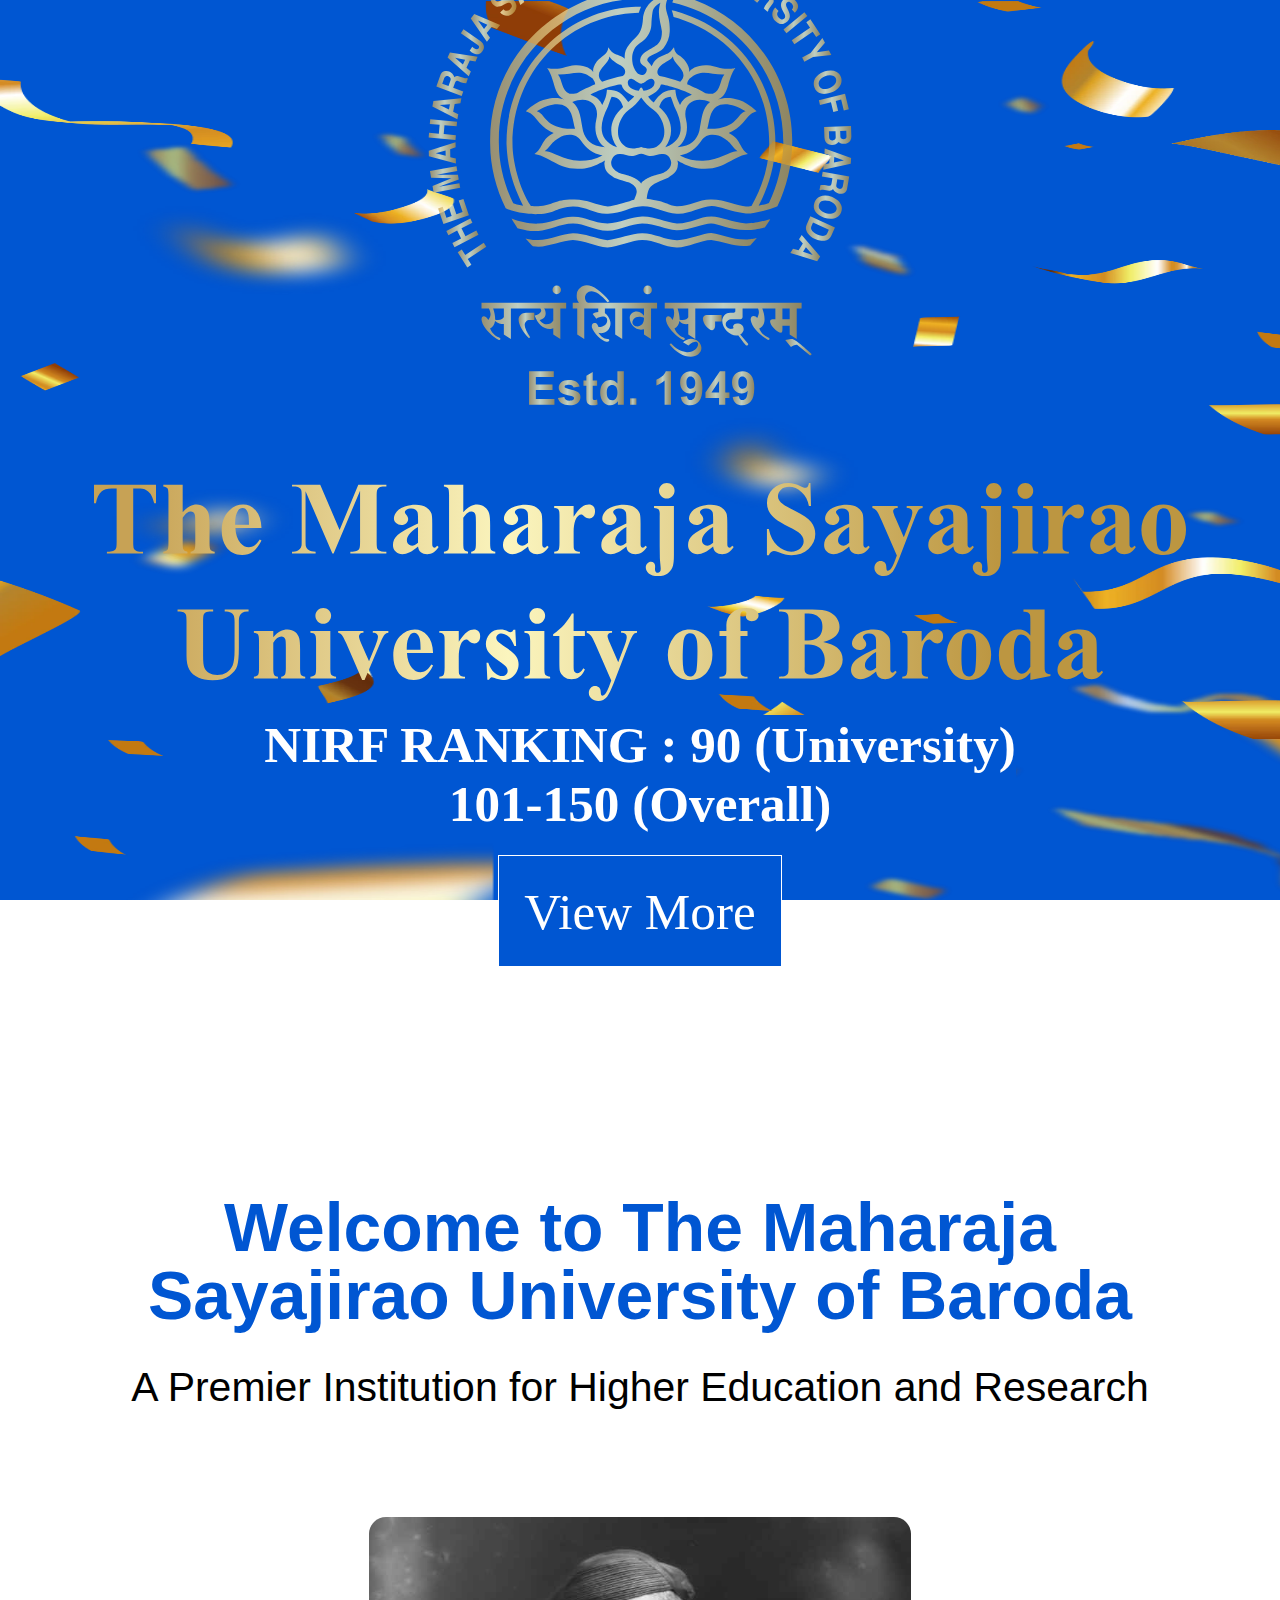
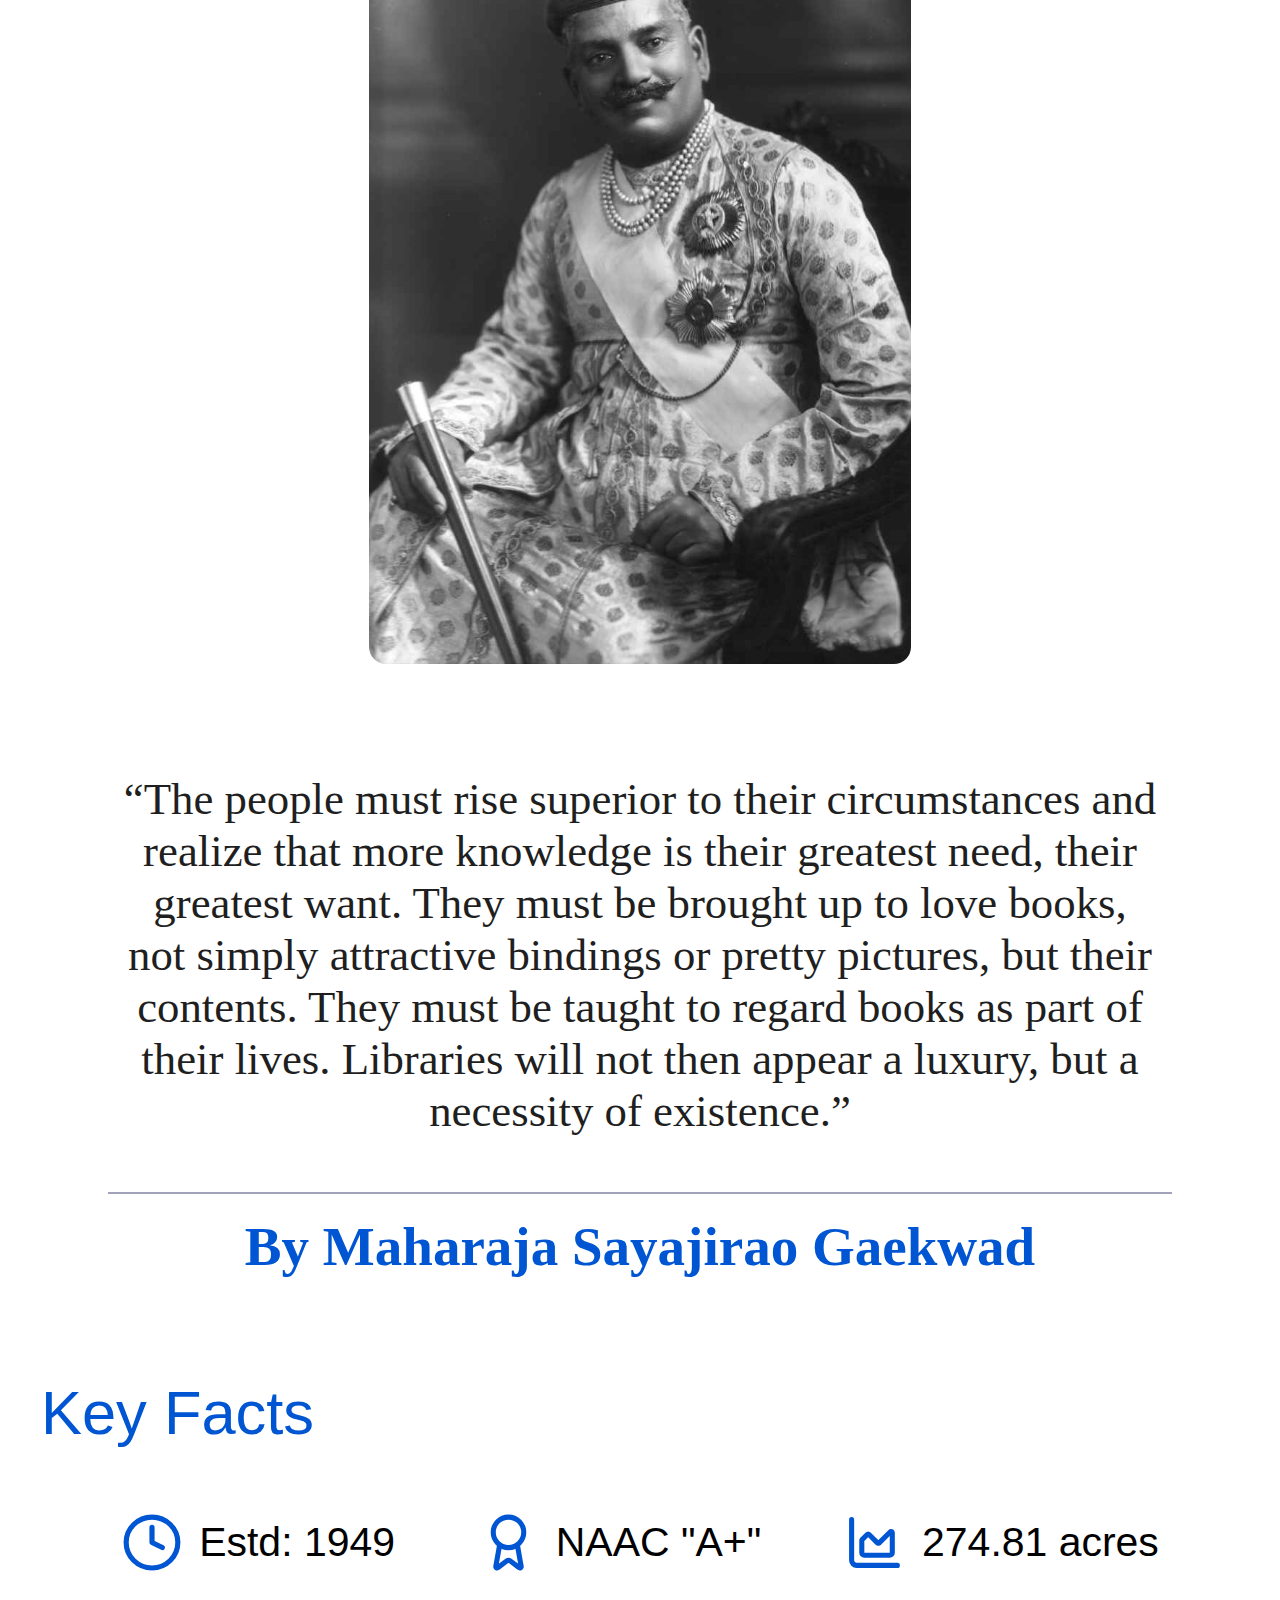
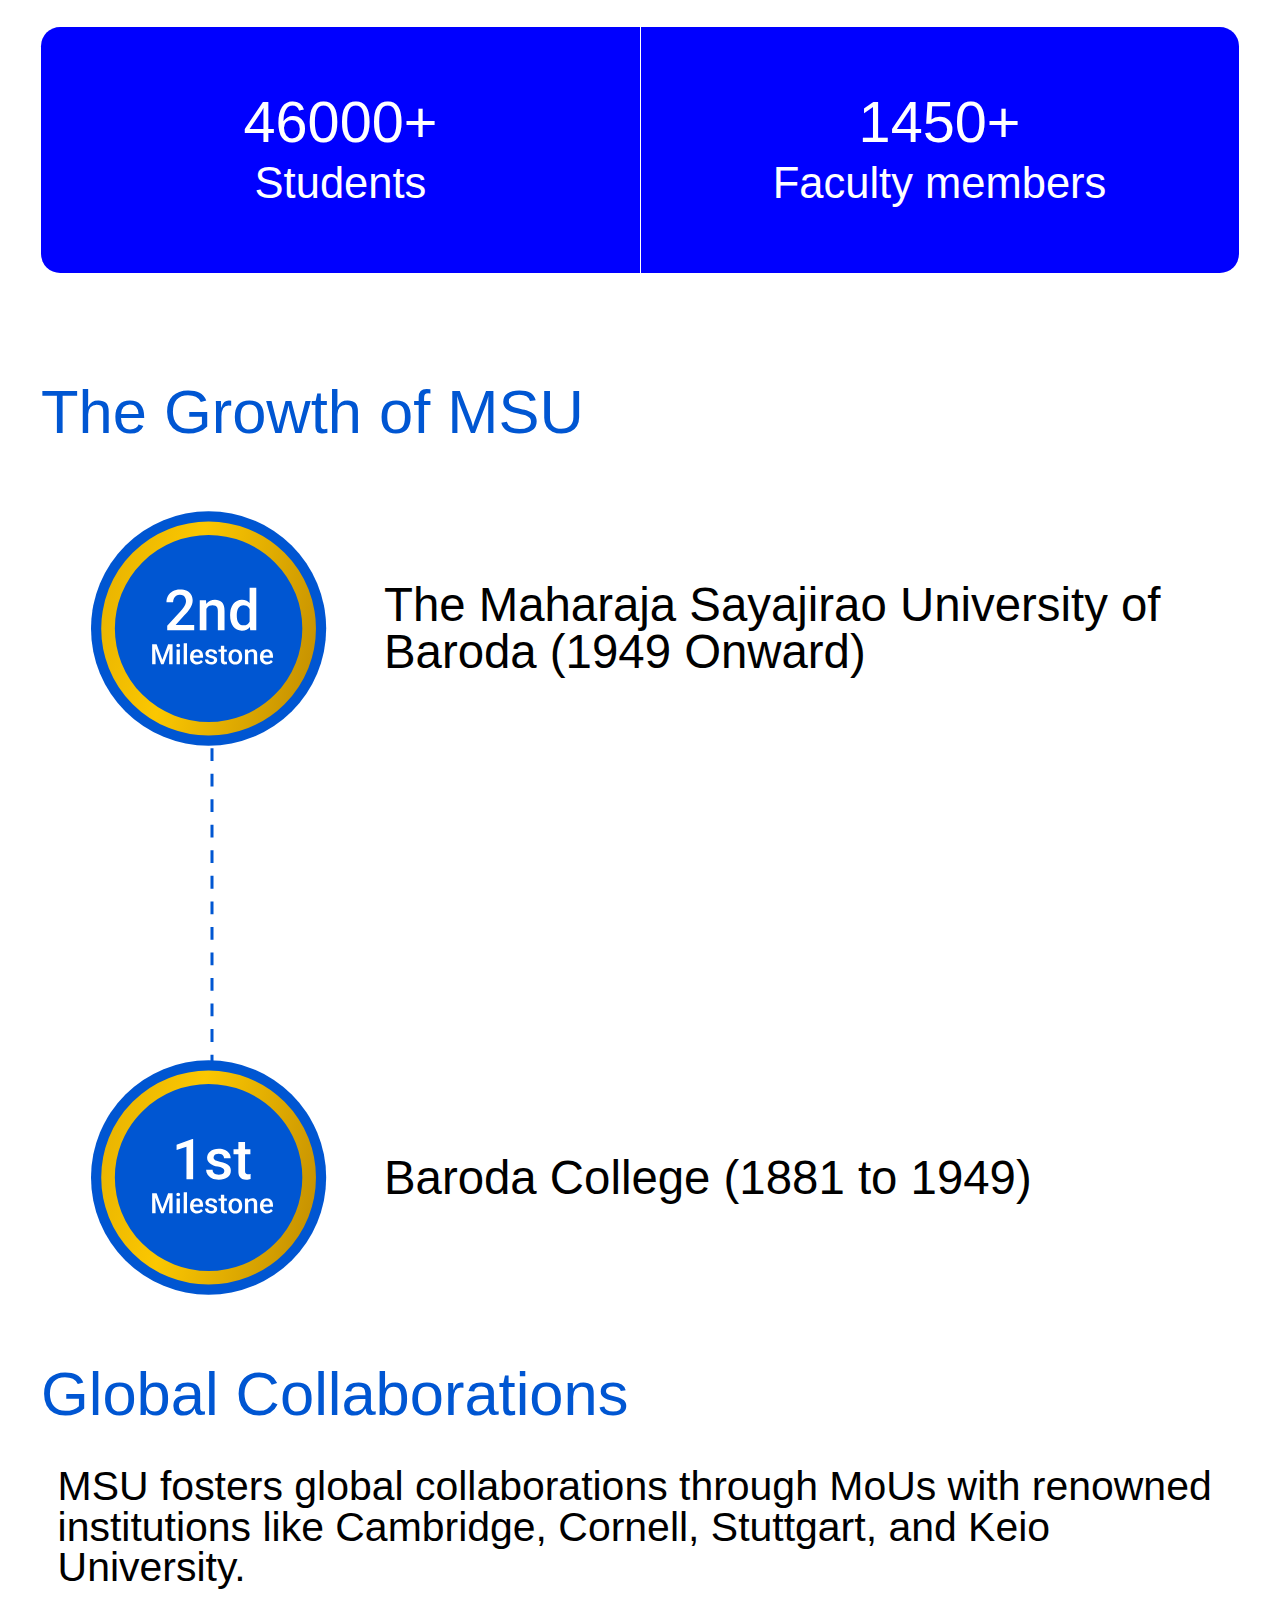
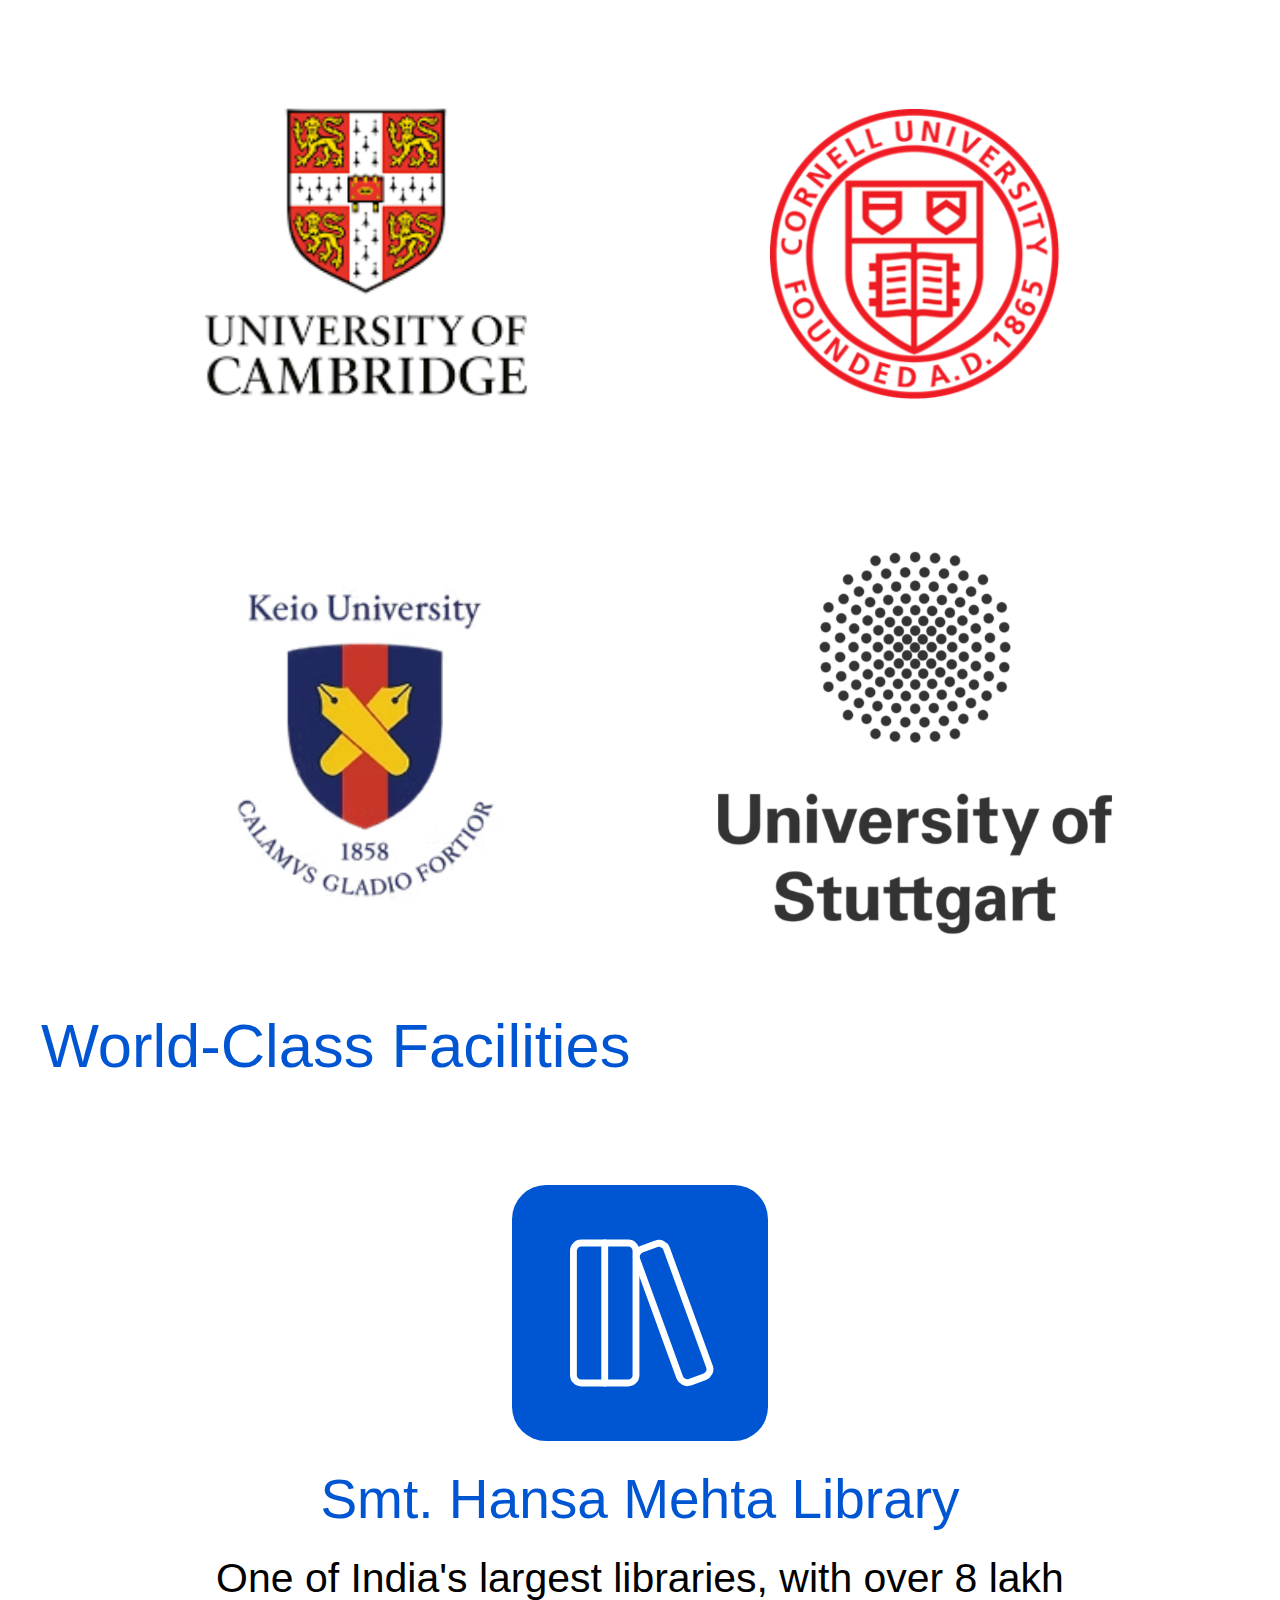
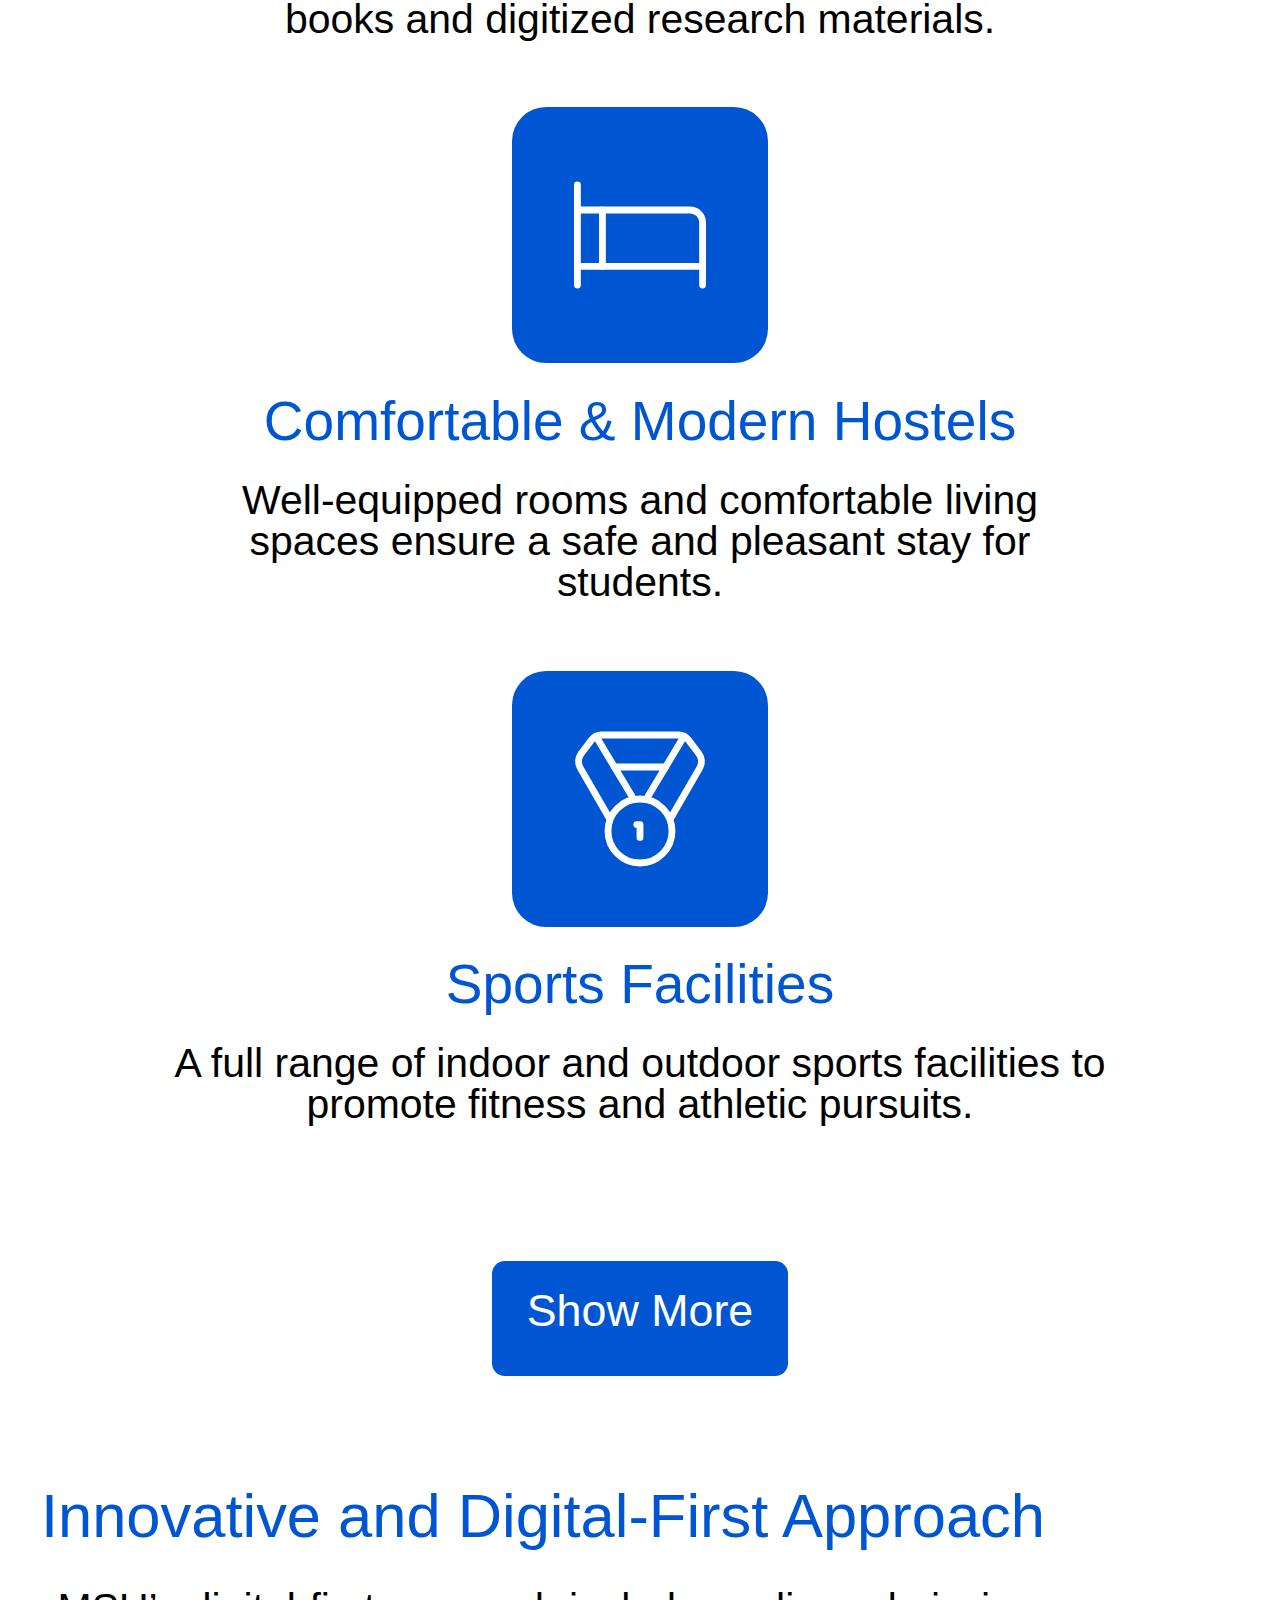
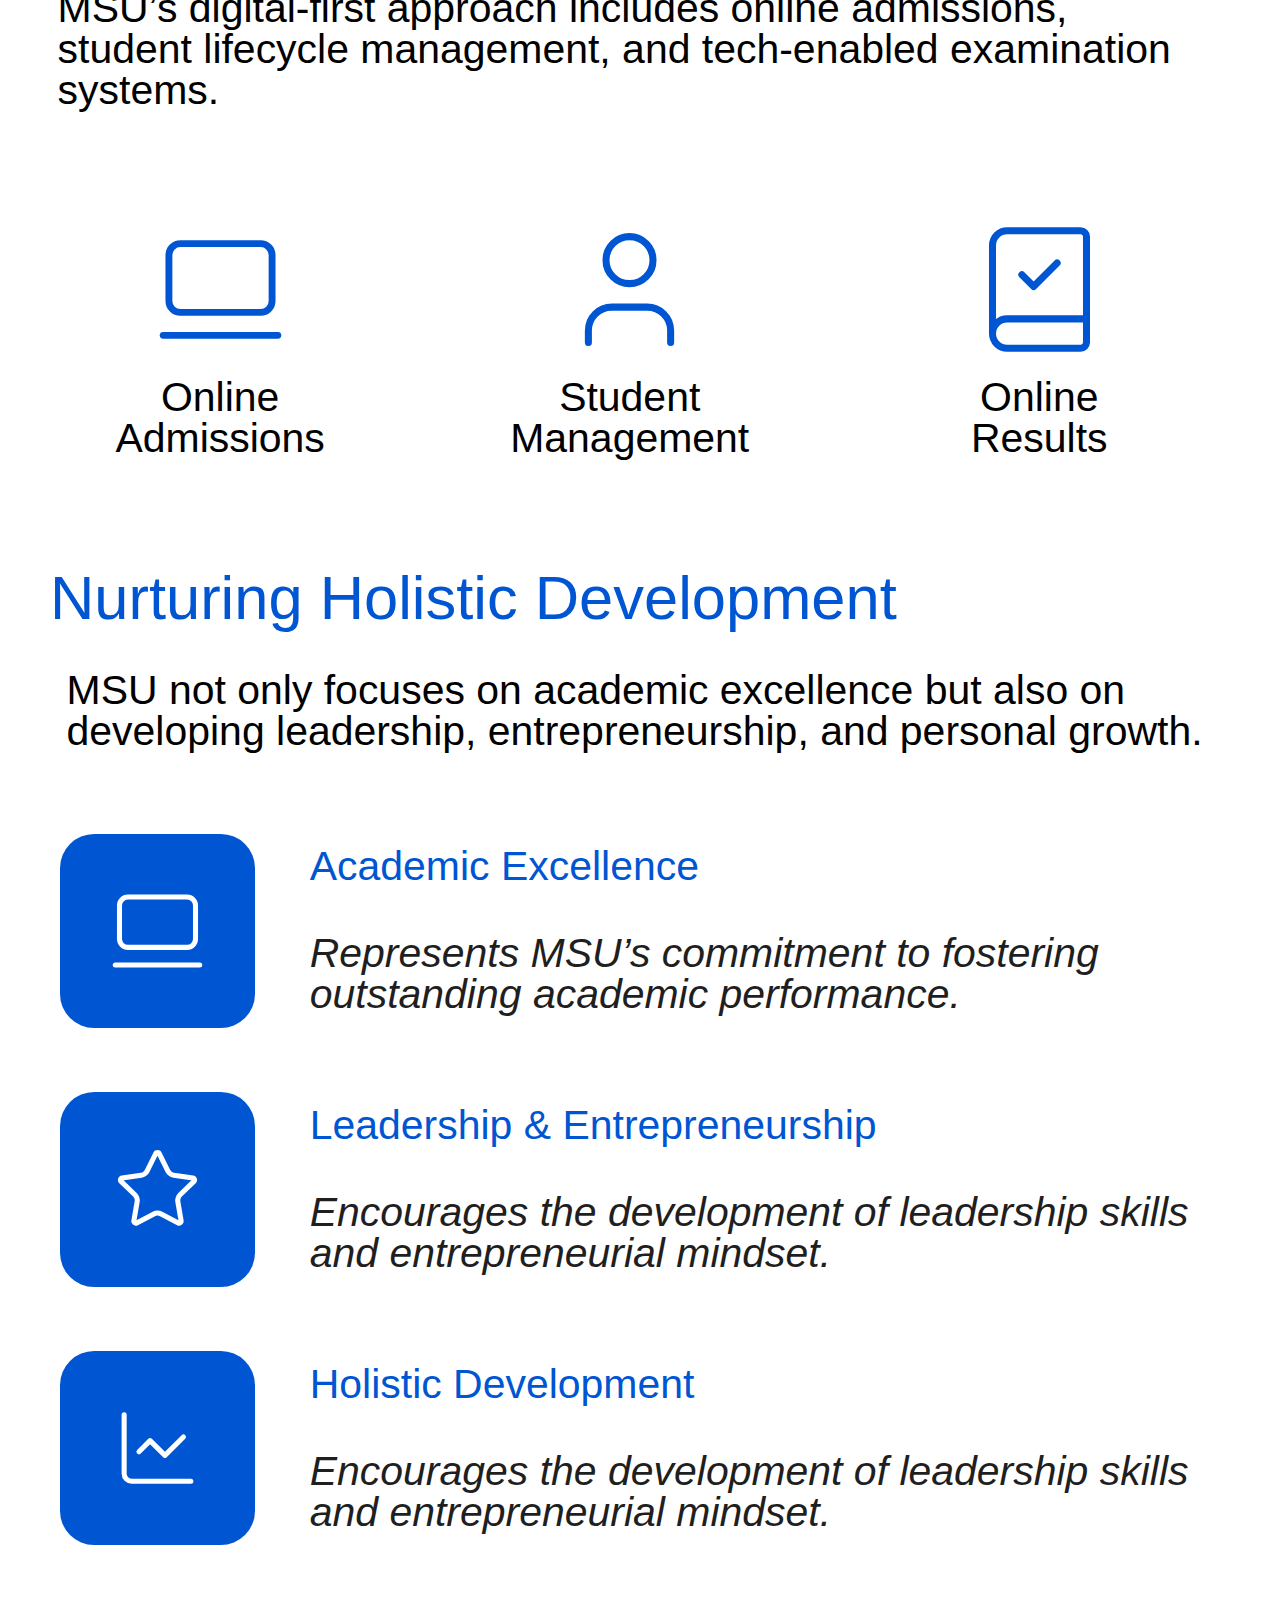
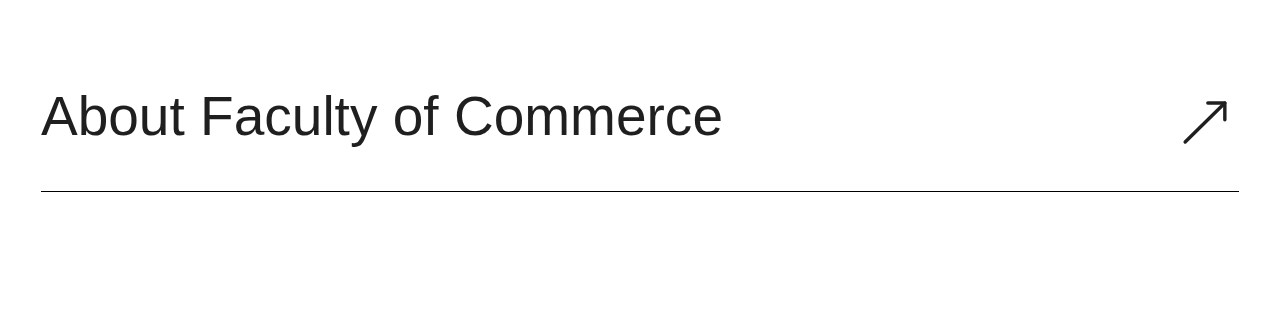
<file: index.html>
<!DOCTYPE html>
<html lang="en">
  <head>
    <meta charset="UTF-8" />
    <meta name="viewport" content="width=device-width, initial-scale=1.0" />
    <title>About MSUB</title>
    <link rel="stylesheet" href="CSS/aboutUs.css" />
  </head>
  <body>
    <div class="landing">
      <img
        class="decoration"
        src="Images/others/Clip path group.webp"
        width="1172"
        height="2047"
        alt="decoration"
      />
      <img
        src="Images/logos/MSUB.svg"
        class="logo"
        width="213"
        height="150"
        alt="MSUB-logo"
      />
      <p class="landing-text">
        NIRF RANKING : 90 (University)<br />101-150 (Overall)
      </p>
      <div class="landing-button" onclick="scroller()">View More</div>
    </div>
    <div class="maharaja" id="maharaja">
      <div class="maharaja-heading">
        <p class="maharaja-title">
          Welcome to The Maharaja Sayajirao University of Baroda
        </p>
        <p class="maharaja-subtitle">
          A Premier Institution for Higher Education and Research
        </p>
      </div>
      <div class="img-container">
        <img
          src="Images/others/maharaja.svg"
          alt="Maharaja"
          width="159"
          height="219"
        />
      </div>
      <div class="maharaj-quote">
        <p class="quote">
          “The people must rise superior to their circumstances and realize that
          more knowledge is their greatest need, their greatest want. They must
          be brought up to love books, not simply attractive bindings or pretty
          pictures, but their contents. They must be taught to regard books as
          part of their lives. Libraries will not then appear a luxury, but a
          necessity of existence.”
        </p>
        <div class="horizontal-line"></div>
        <p class="maharaj">By Maharaja Sayajirao Gaekwad</p>
      </div>
    </div>
    <div class="facts">
      <p class="facts-heading">Key Facts</p>
      <div class="facts-subheading">
        <div class="icon-holder">
          <img
            src="Images/icons/clock.svg"
            alt="clock icon"
            width="18"
            height="18"
          />
          <p class="icon-text">Estd: 1949</p>
        </div>
        <div class="icon-holder">
          <img
            src="Images/icons/medal.svg"
            alt="medal icon"
            width="18"
            height="18"
          />
          <p class="icon-text">NAAC "A+"</p>
        </div>
        <div class="icon-holder">
          <img
            src="Images/icons/graph.svg"
            alt="graph icon"
            width="18"
            height="18"
          />
          <p class="icon-text">274.81 acres</p>
        </div>
      </div>
      <div class="fact">
        <div class="vertical-line"></div>
        <div>
          <p>46000+</p>
          <p class="key">Students</p>
        </div>
        <div>
          <p>1450+</p>
          <p class="key">Faculty members</p>
        </div>
      </div>
    </div>
    <div class="growth">
      <p class="growth-title">The Growth of MSU</p>
      <div class="growth-content">
        <div class="growth-holder">
          <img
            src="Images/medals/holder.svg"
            alt="dotted line"
            width="2"
            height="119"
          />
        </div>
        <div class="growth-icon-holder">
          <img
            src="Images/medals/1.svg"
            alt="2nd milestone"
            width="71"
            height="69"
          />
          <p class="growth-text">
            The Maharaja Sayajirao University of Baroda (1949 Onward)
          </p>
        </div>
        <div class="growth-icon-holder">
          <img
            src="Images/medals/2.svg"
            alt="1st milestone"
            width="71"
            height="69"
          />
          <p class="growth-text">Baroda College (1881 to 1949)</p>
        </div>
      </div>
    </div>
    <div class="collaborations">
      <div class="collaborations-heading">Global Collaborations</div>
      <div class="collaborations-subheading">
        MSU fosters global collaborations through MoUs with renowned
        institutions like Cambridge, Cornell, Stuttgart, and Keio University.
      </div>
      <div class="collaborators">
        <img
          src="Images/logos/cambridge.svg"
          alt="cambridge logo"
          width="73"
          height="72"
          class="scale-img"
        />
        <img
          src="Images/logos/cornell.svg"
          alt="cornell logo"
          width="50"
          height="50"
        />
        <img
          src="Images/logos/keio.svg"
          alt="keio logo"
          width="73"
          height="72"
          class="scale-img"
        />
        <img
          src="Images/logos/stuttgart.svg"
          alt="stuttgart"
          width="73"
          height="72"
          class="scale-img"
        />
      </div>
    </div>
    <div class="facilities">
      <p class="facilities-heading">World-Class Facilities</p>
      <div class="facilities-container">
        <div class="facility">
          <img
            src="Images/icons/library.svg"
            alt="library icon"
            width="75"
            height="75"
          />
          <p class="facility-title">Smt. Hansa Mehta Library</p>
          <p class="facility-content">
            One of India's largest libraries, with over 8 lakh books and
            digitized research materials.
          </p>
        </div>
        <div class="facility">
          <img
            src="Images/icons/bed.svg"
            alt="bed icon"
            width="75"
            height="75"
          />
          <p class="facility-title">Comfortable & Modern Hostels</p>
          <p class="facility-content">
            Well-equipped rooms and comfortable living spaces ensure a safe and
            pleasant stay for students.
          </p>
        </div>
        <div class="facility">
          <img
            src="Images/icons/medal-2.svg"
            alt="medal icon 2"
            width="75"
            height="75"
          />
          <p class="facility-title">Sports Facilities</p>
          <p class="facility-content">
            A full range of indoor and outdoor sports facilities to promote
            fitness and athletic pursuits.
          </p>
        </div>
      </div>
      <div id="facility-hidden">
        <div class="facility">
          <img
            src="Images/icons/bulb.svg"
            alt="bulb icon"
            width="75"
            height="75"
          />
          <p class="facility-title">Entrepreneurship Hub</p>
          <p class="facility-content">
            Support for innovation and startups, with resources, mentorship, and
            funding opportunities.
          </p>
        </div>
        <div class="facility">
          <img
            src="Images/icons/factory.svg"
            alt="factory icon"
            width="75"
            height="75"
          />
          <p class="facility-title">Strong Industry Connections</p>
          <p class="facility-content">
            Collaborations with leading industries offer internships,
            placements, and research opportunities.
          </p>
        </div>
      </div>
      <div class="facility-button-container">
        <div class="facility-button" onclick="showtoggle()">Show More</div>
      </div>
    </div>
    <div class="approach">
      <p class="approach-title">Innovative and Digital-First Approach</p>
      <p class="approach-content">
        MSU’s digital-first approach includes online admissions, student
        lifecycle management, and tech-enabled examination systems.
      </p>
      <div class="approaches">
        <div class="individual-approach">
          <img
            src="Images/icons/computer.svg"
            alt="computer icon"
            width="41"
            height="40"
          />
          <p class="approach-text">Online<br />Admissions</p>
        </div>
        <div class="individual-approach">
          <img
            src="Images/icons/person.svg"
            alt="person icon"
            width="40"
            height="40"
          />
          <p class="approach-text">Student <br />Management</p>
        </div>
        <div class="individual-approach">
          <img
            src="Images/icons/book.svg"
            alt="book icon"
            width="40"
            height="40"
          />
          <p class="approach-text">Online <br />Results</p>
        </div>
      </div>
    </div>
    <div class="development">
      <p class="development-title">Nurturing Holistic Development</p>
      <p class="development-subtitle">
        MSU not only focuses on academic excellence but also on developing
        leadership, entrepreneurship, and personal growth.
      </p>
      <div class="development-content">
        <div class="development-item">
          <img
            src="Images/icons/computer-2.svg"
            alt="computer icon 2"
            width="57"
            height="57"
          />
          <div class="development-text">
            <p class="development-text-title">Academic Excellence</p>
            <p>
              Represents MSU’s commitment to fostering outstanding academic
              performance.
            </p>
          </div>
        </div>
        <div class="development-item">
          <img
            src="Images/icons/star.svg"
            alt="star icon"
            width="57"
            height="57"
          />
          <div class="development-text">
            <p class="development-text-title">Leadership & Entrepreneurship</p>
            <p>
              Encourages the development of leadership skills and
              entrepreneurial mindset.
            </p>
          </div>
        </div>
        <div class="development-item">
          <img
            src="Images/icons/graph-2.svg"
            alt="graph icon"
            width="57"
            height="57"
          />
          <div class="development-text">
            <p class="development-text-title">Holistic Development</p>
            <p>
              Encourages the development of leadership skills and
              entrepreneurial mindset.
            </p>
          </div>
        </div>
      </div>
    </div>
    <div class="footer" id="footer">
      <a class="footer-item" href="aboutFacultyofCommerce.html">
        <p>About Faculty of Commerce</p>
        <img
          src="Images/icons/arrow.svg"
          alt="arrow icon"
          width="20"
          height="20"
        />
      </a>
      <div class="footer-line"></div>
    </div>
    <script>
      let showstatus = false;
      function scroller() {
        document
          .getElementById("maharaja")
          .scrollIntoView({ behavior: "smooth" });
      }
      function showtoggle() {
        if (showstatus) {
          showstatus = false;
          document.getElementsByClassName("facility-button")[0].textContent =
            "Show More";
          document.getElementById("facility-hidden").classList.remove("show");
        } else {
          showstatus = true;
          document.getElementsByClassName("facility-button")[0].textContent =
            "Show Less";
          document.getElementById("facility-hidden").classList.add("show");
        }
      }
    </script>
  </body>
</html>
</file>
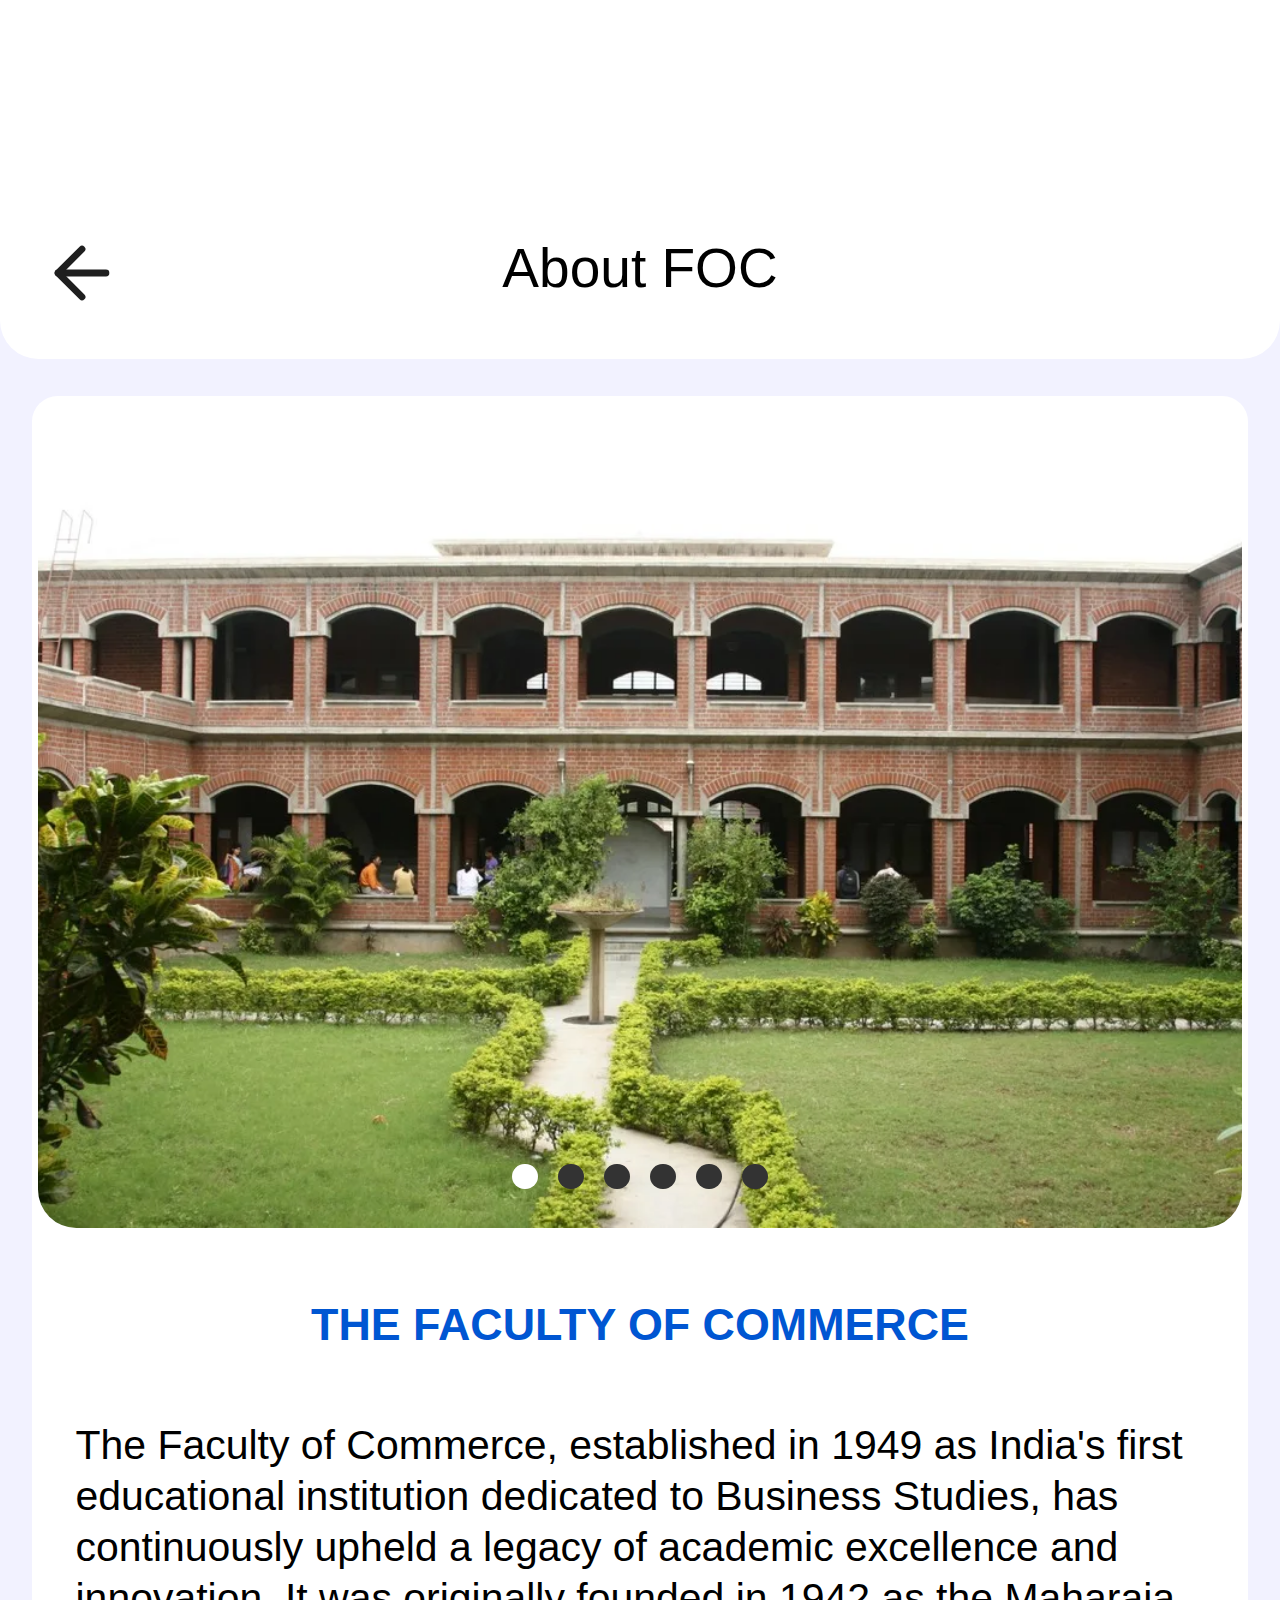
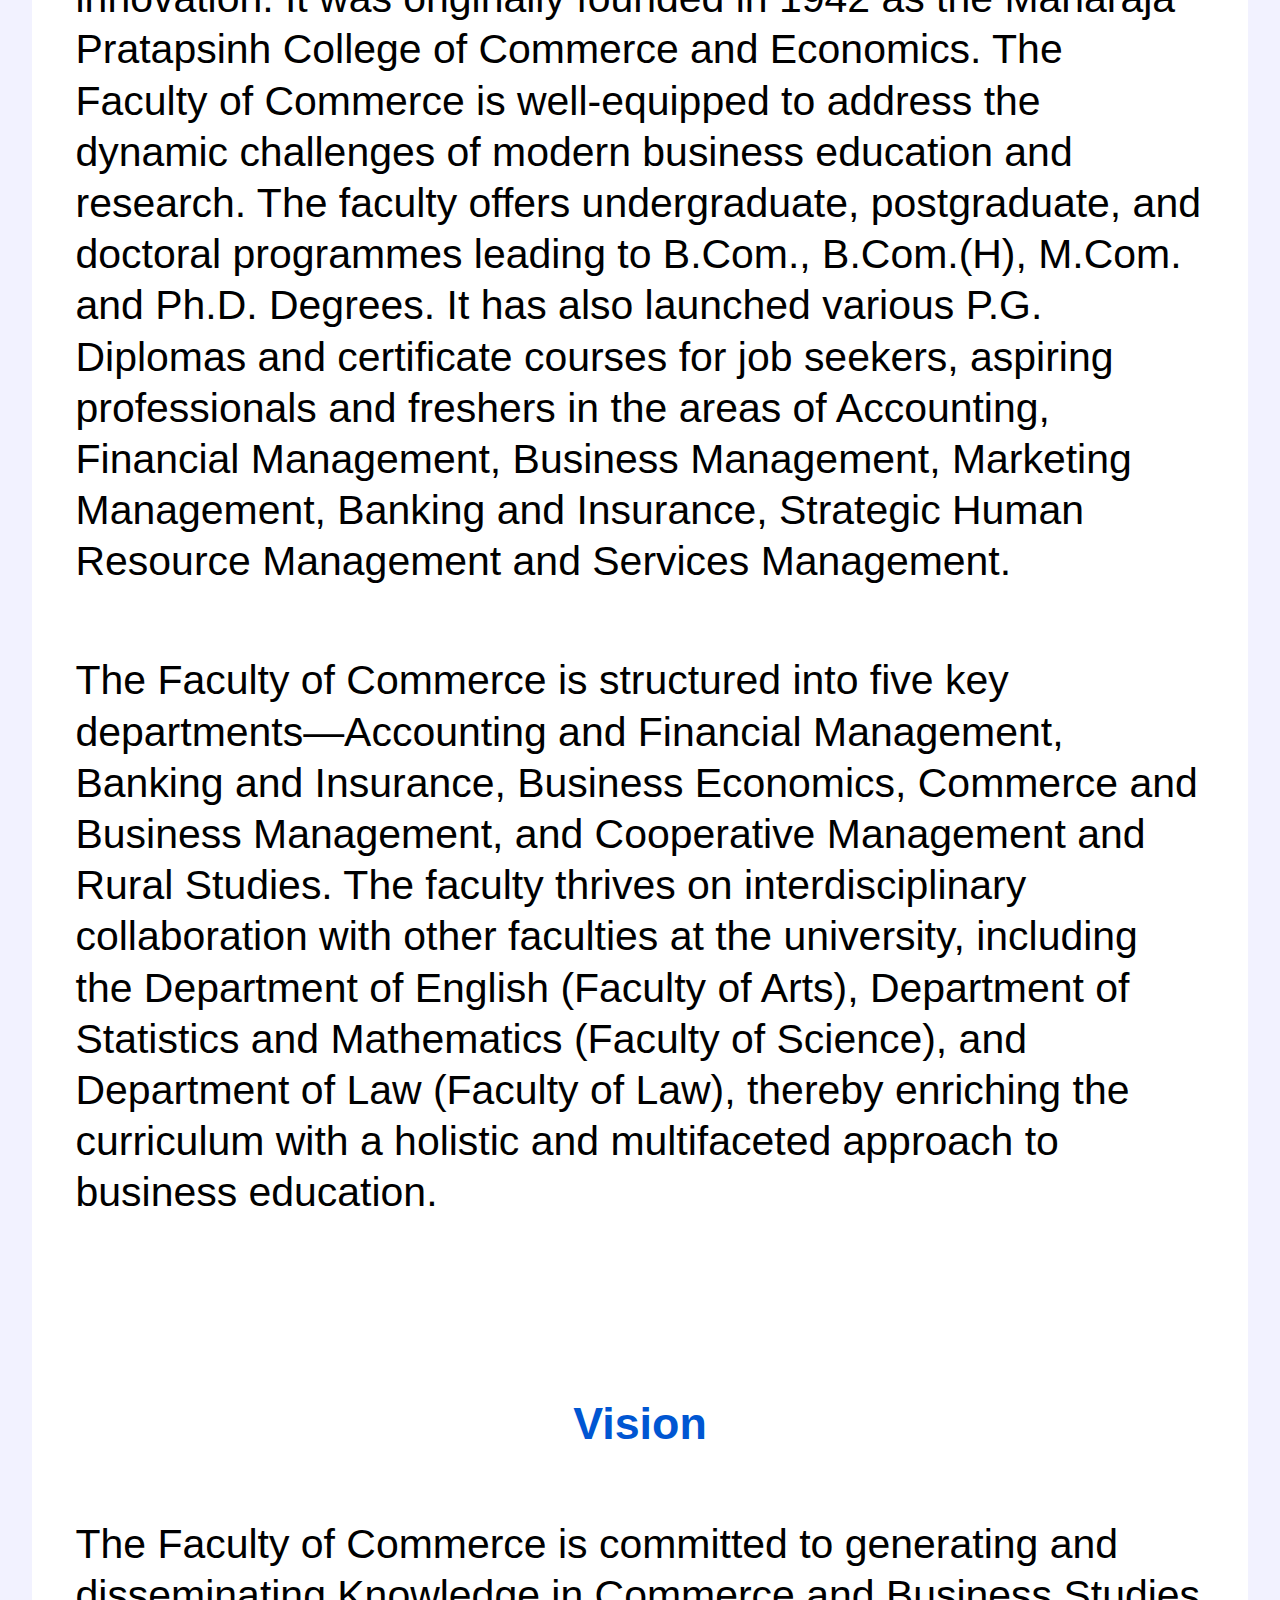
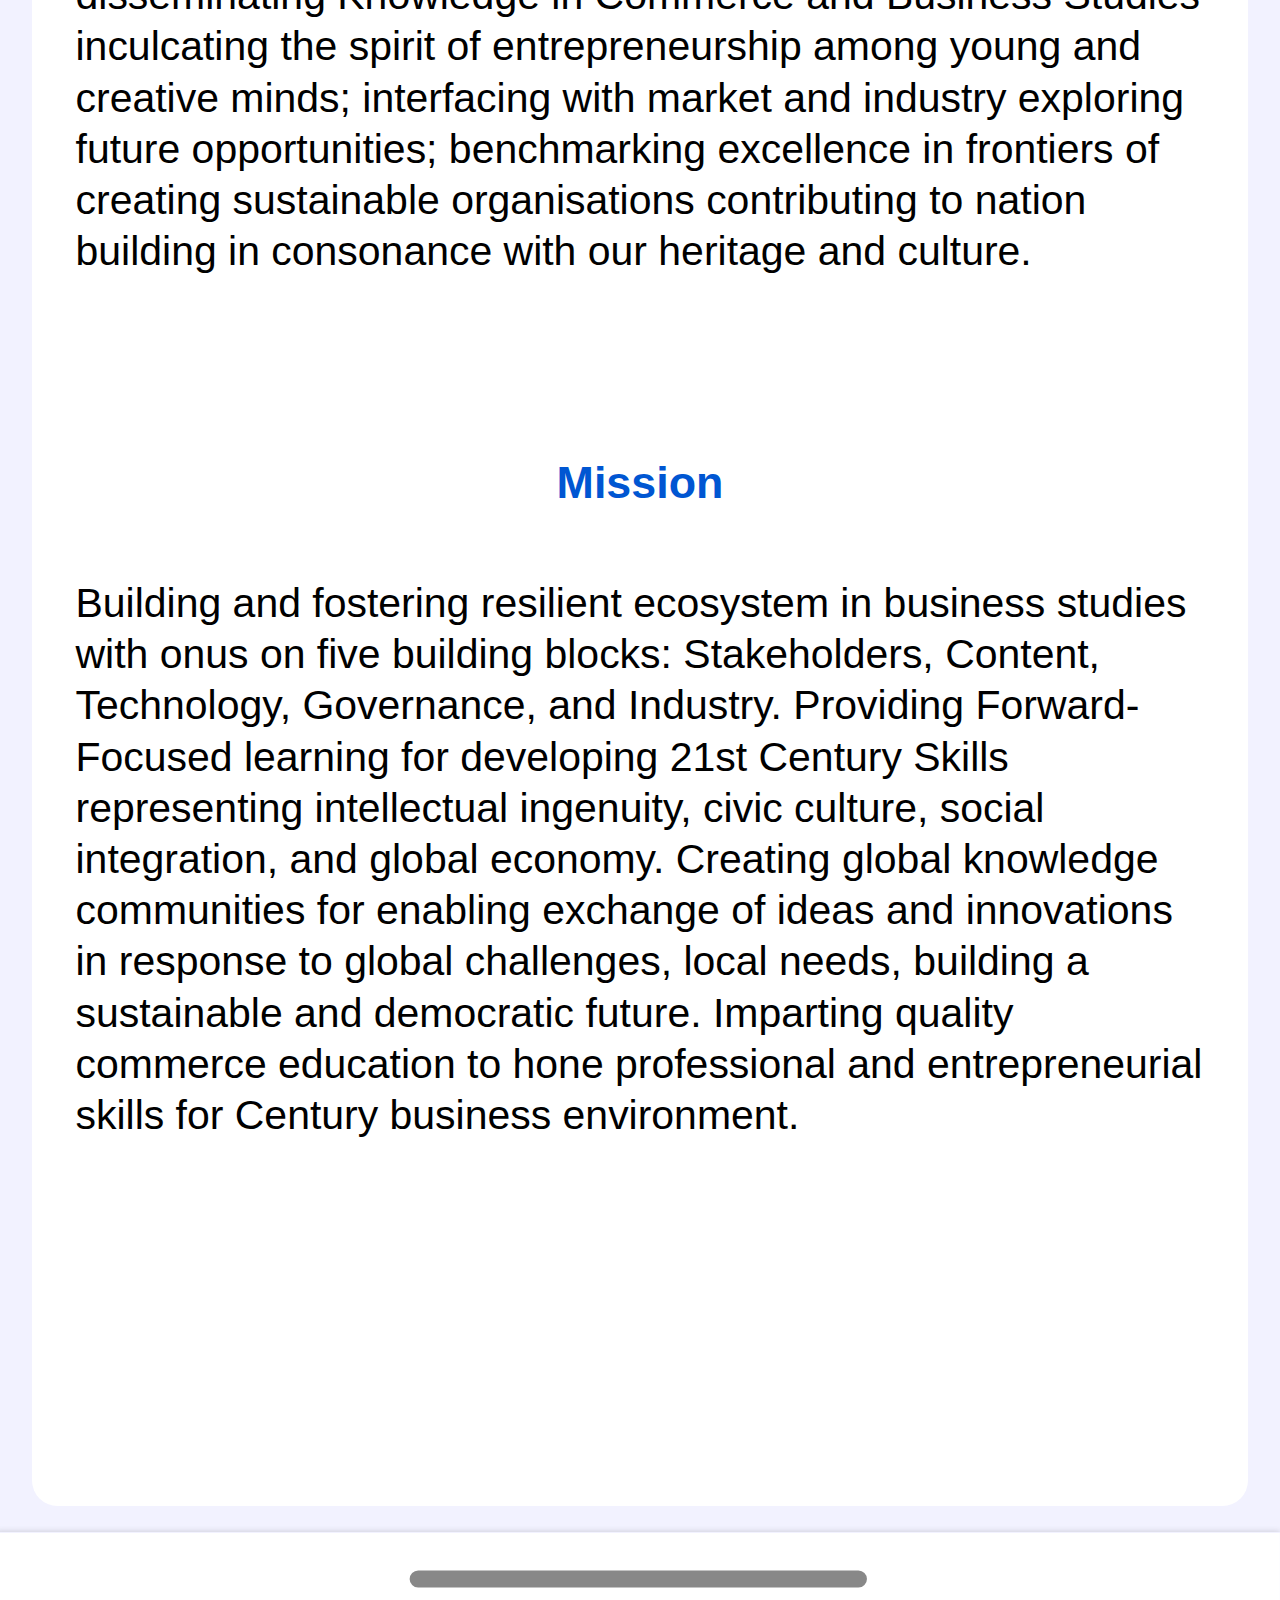
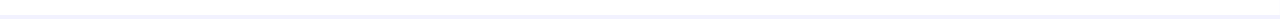
<file: aboutFacultyofCommerce.html>
<!DOCTYPE html>
<html lang="en">
  <head>
    <meta charset="UTF-8" />
    <meta name="viewport" content="width=device-width, initial-scale=1.0" />
    <title>About MSUB</title>
    <link rel="stylesheet" href="CSS/about.css" />
  </head>
  <body>
    <div class="container">
      <a class="back-button" href="index.html#footer"
        ><img src="Images/icons/arrow-left.svg" alt="back-button"
      /></a>
      <div class="about-top">
        <p class="about-title">About FOC</p>
      </div>
      <div class="about-container">
        <div class="slider-container">
          <div class="slider">
            <img
              srcset="
                Images/slider/1-small.webp   480w,
                Images/slider/1-medium.webp  720w,
                Images/slider/1-large.webp  1024w
              "
              sizes="(max-width: 480px) 480px, (max-width: 720px) 720px, 1024px"
              alt="Image 1"
              loading="lazy"
            />
            <img
              srcset="
                Images/slider/2-small.webp   480w,
                Images/slider/2-medium.webp  720w,
                Images/slider/2-large.webp  1024w
              "
              sizes="(max-width: 480px) 480px, (max-width: 720px) 720px, 1024px"
              alt="Image 2"
              loading="lazy"
            />
            <img
              srcset="
                Images/slider/3-small.webp   480w,
                Images/slider/3-medium.webp  720w,
                Images/slider/3-large.webp  1024w
              "
              sizes="(max-width: 480px) 480px, (max-width: 720px) 720px, 1024px"
              alt="Image 3"
              loading="lazy"
            />
            <img
              srcset="
                Images/slider/4-small.webp   480w,
                Images/slider/4-medium.webp  720w,
                Images/slider/4-large.webp  1024w
              "
              sizes="(max-width: 480px) 480px, (max-width: 720px) 720px, 1024px"
              alt="Image 4"
              loading="lazy"
            />
            <img
              srcset="
                Images/slider/5-small.webp   480w,
                Images/slider/5-medium.webp  720w,
                Images/slider/5-large.webp  1024w
              "
              sizes="(max-width: 480px) 480px, (max-width: 720px) 720px, 1024px"
              alt="Image 5"
              loading="lazy"
            />
            <img
              srcset="
                Images/slider/6-small.webp   480w,
                Images/slider/6-medium.webp  720w,
                Images/slider/6-large.webp  1024w
              "
              sizes="(max-width: 480px) 480px, (max-width: 720px) 720px, 1024px"
              alt="Image 6"
              loading="lazy"
            />
            <img
              srcset="
                Images/slider/1-small.webp   480w,
                Images/slider/1-medium.webp  720w,
                Images/slider/1-large.webp  1024w
              "
              sizes="(max-width: 480px) 480px, (max-width: 720px) 720px, 1024px"
              alt="Image 1"
              class="duplicate"
              loading="lazy"
            />
          </div>
        </div>
        <div class="dots">
          <span class="dot active"></span>
          <span class="dot"></span>
          <span class="dot"></span>
          <span class="dot"></span>
          <span class="dot"></span>
          <span class="dot"></span>
        </div>
        <p class="about-subtitle">THE FACULTY OF COMMERCE</p>
        <p class="about-content" style="margin-bottom: 5.3vw">
          The Faculty of Commerce, established in 1949 as India's first
          educational institution dedicated to Business Studies, has
          continuously upheld a legacy of academic excellence and innovation. It
          was originally founded in 1942 as the Maharaja Pratapsinh College of
          Commerce and Economics. The Faculty of Commerce is well-equipped to
          address the dynamic challenges of modern business education and
          research. The faculty offers undergraduate, postgraduate, and doctoral
          programmes leading to B.Com., B.Com.(H), M.Com. and Ph.D. Degrees. It
          has also launched various P.G. Diplomas and certificate courses for
          job seekers, aspiring professionals and freshers in the areas of
          Accounting, Financial Management, Business Management, Marketing
          Management, Banking and Insurance, Strategic Human Resource Management
          and Services Management.
        </p>
        <p class="about-content">
          The Faculty of Commerce is structured into five key
          departments—Accounting and Financial Management, Banking and
          Insurance, Business Economics, Commerce and Business Management, and
          Cooperative Management and Rural Studies. The faculty thrives on
          interdisciplinary collaboration with other faculties at the
          university, including the Department of English (Faculty of Arts),
          Department of Statistics and Mathematics (Faculty of Science), and
          Department of Law (Faculty of Law), thereby enriching the curriculum
          with a holistic and multifaceted approach to business education.
        </p>
        <p class="about-subtitle">Vision</p>
        <p class="about-content">
          The Faculty of Commerce is committed to generating and disseminating
          Knowledge in Commerce and Business Studies inculcating the spirit of
          entrepreneurship among young and creative minds; interfacing with
          market and industry exploring future opportunities; benchmarking
          excellence in frontiers of creating sustainable organisations
          contributing to nation building in consonance with our heritage and
          culture.
        </p>
        <p class="about-subtitle">Mission</p>
        <p class="about-content">
          Building and fostering resilient ecosystem in business studies with
          onus on five building blocks: Stakeholders, Content, Technology,
          Governance, and Industry. Providing Forward-Focused learning for
          developing 21st Century Skills representing intellectual ingenuity,
          civic culture, social integration, and global economy. Creating global
          knowledge communities for enabling exchange of ideas and innovations
          in response to global challenges, local needs, building a sustainable
          and democratic future. Imparting quality commerce education to hone
          professional and entrepreneurial skills for Century business
          environment.
        </p>
      </div>
      <img src="Images/icons/bottom.svg" class="bottom" alt="footer" />
    </div>
    <script src="JS/script.js"></script>
  </body>
</html>
</file>
<file: CSS/aboutUs.css>
* {
  box-sizing: border-box;
  margin: 0;
  padding: 0;
}

body {
  width: 100%;
  height: fit-content;
  overflow-x: hidden;
}
.landing {
  width: 100%;
  height: 100vh;
  background-color: #0056d2;
  position: relative;
  display: flex;
  flex-direction: column;
  justify-content: center;
  align-items: center;
  gap: 1.5vh;
}

.decoration {
  position: absolute;
  width: 100vw;
  height: 100vh;
  z-index: 1;
  top: 0;
  left: 0;
}

.logo {
  width: 85.3vw;
  height: auto;
  z-index: 2;
}

.landing-text {
  width: fit-content;
  height: fit-content;
  font-family: "Palatino Linotype", "Book Antiqua", Palatino, serif;
  font-size: 4vw;
  font-weight: 700;
  color: white;
  text-align: center;
  z-index: 3;
  margin-top: 0vw;
  background-color: #0056d2;
}

.landing-button {
  font-family: "Palatino Linotype", "Book Antiqua", Palatino, serif;
  font-size: 4vw;
  font-weight: 300;
  color: white;
  text-align: center;
  padding: 2vw;
  border: white solid 0.1rem;
  margin-top: 1vh;
  background-color: #0056d2;
  z-index: 3;
}
.maharaja-heading {
  width: 88vw;
  height: fit-content;
  margin: 0 auto;
  margin-top: 23vw;
  display: flex;
  flex-direction: column;
  gap: 2.9vw;
}

.maharaja-title {
  width: 83vw;
  height: fit-content;
  margin: 0 auto;
  font-family: "Roboto", sans-serif;
  font-size: 5.3vw;
  font-weight: 600;
  line-height: 100%;
  letter-spacing: 0;
  text-align: center;
  color: #0056d2;
}

.maharaja-subtitle {
  width: 100%;
  text-align: center;
  font-family: "Poppins", sans-serif;
  font-size: 3.2vw;
  font-weight: 400;
  line-height: 100%;
  letter-spacing: 0;
  color: black;
}

.maharaja {
  width: 100%;
  height: fit-content;
  display: flex;
  flex-direction: column;
}

.img-container {
  width: 100%;
  display: flex;
  flex-direction: column;
  align-items: center;
  margin-top: 8.5vw;
}

.img-container img {
  width: 42.4vw;
  height: fit-content;
}

.maharaj-quote {
  margin-top: 8.5vw;
  width: 100%;
  height: fit-content;
  display: flex;
  flex-direction: column;
  align-items: center;
}

.maharaj-quote .quote {
  font-family: "Adamina", serif;
  font-weight: 400;
  font-size: 3.5vw;
  line-height: fit-content;
  letter-spacing: 0%;
  width: 81vw;
  height: fit-content;
  text-align: center;
  color: #1f1f1f;
}

.maharaj-quote .horizontal-line {
  width: 83.2vw;
  height: 0;
  border: solid 0.13vw #a3a2bb;
  margin-top: 4.3vw;
}

.maharaj-quote .maharaj {
  font-family: "Abhaya Libre", serif;
  font-weight: 700;
  font-size: 4.3vw;
  line-height: 100%;
  letter-spacing: 0%;
  width: fit-content;
  height: fit-content;
  text-align: center;
  color: #0056d2;
  margin-top: 1.9vw;
}

.facts {
  display: flex;
  flex-direction: column;
  width: 100%;
  height: fit-content;
  margin-top: 8.5vw;
}

.facts-heading {
  width: fit-content;
  height: fit-content;
  margin-left: 3.2vw;
  font-family: "Roboto", sans-serif;
  font-weight: 500;
  font-size: 4.8vw;
  line-height: 100%;
  letter-spacing: 0%;
  color: #0056d2;
}

.facts-subheading {
  margin-top: 5.3vw;
  padding: 0 3vw;
  width: 100%;
  display: flex;
  flex-direction: row;
  justify-content: space-evenly;
}

.icon-holder {
  display: flex;
  flex-direction: row;
  height: fit-content;
  width: fit-content;
  align-items: center;
  gap: 1.3vw;
}

.icon-holder img {
  height: 4.8vw;
  width: 4.8vw;
}

.icon-text {
  font-family: "Poppins", sans-serif;
  font-size: 3.2vw;
  font-weight: 400;
  line-height: 100%;
  letter-spacing: 0;
  color: black;
}

.fact {
  display: flex;
  flex-direction: row;
  position: relative;
  background-color: blue;
  width: 93.6vw;
  height: 19.2vw;
  margin: 0 auto;
  margin-top: 4.2vw;
  border-radius: 1.5vw;
}

.fact div {
  width: 50%;
  display: flex;
  flex-direction: column;
  align-items: center;
  justify-content: center;
  gap: 0.85vw;
}

.vertical-line {
  position: absolute;
  height: 100%;
  width: 1px;
  max-width: 1px;
  left: 50%;
  background-color: white;
}

.fact p {
  font-family: "Poppins", sans-serif;
  font-size: 4.5vw;
  font-weight: 500;
  line-height: 100%;
  letter-spacing: 0;
  color: white;
}

.fact .key {
  font-family: "Poppins", sans-serif;
  font-size: 3.4vw;
  font-weight: 400;
  line-height: 100%;
  letter-spacing: 0;
  color: white;
}

.growth {
  margin-top: 8.5vw;
  width: 100%;
  height: fit-content;
}

.growth-title {
  margin-left: 3.2vw;
  font-family: "Poppins", sans-serif;
  font-size: 4.8vw;
  font-weight: 500;
  line-height: 100%;
  letter-spacing: 0;
  color: #0056d2;
}

.growth-content {
  width: 85.8vw;
  height: 61.3vw;
  max-height: 61.3vw;
  margin: 0 auto;
  margin-top: 5.3vw;
  display: flex;
  flex-direction: column;
  align-items: start;
  justify-content: space-between;
  position: relative;
}

.growth-icon-holder {
  width: 100%;
  height: fit-content;
  display: flex;
  flex-direction: row;
  align-items: center;
  gap: 4vw;
}

.growth-icon-holder img {
  width: 18.9vw;
  height: 18.4vw;
  z-index: 2;
}

.growth-holder {
  position: absolute;
  height: 61.3vw;
  width: 1vw;
  margin-left: 9.2vw;
}

.growth-holder img {
  height: 61.3vw;
  width: 0.5vw;
  z-index: 1;
}

.growth-text {
  font-family: "Poppins", sans-serif;
  font-size: 3.7vw;
  font-weight: 400;
  line-height: 100%;
  letter-spacing: 0;
  color: black;
}

.collaborations {
  margin-top: 5.3vw;
}

.collaborations-heading {
  font-family: "Roboto", sans-serif;
  font-size: 4.8vw;
  font-weight: 500;
  line-height: 100%;
  letter-spacing: 0%;
  margin-left: 3.2vw;
  color: #0056d2;
}

.collaborations-subheading {
  font-family: "Poppins", sans-serif;
  font-size: 3.2vw;
  font-weight: 400;
  line-height: 100%;
  letter-spacing: 0%;
  margin: 0 4.5vw;
  color: black;
  margin-top: 3.2vw;
}

.collaborators {
  width: 71vw;
  height: 71vw;
  margin: 0 auto;
  margin-top: 4.2vw;
  display: grid;
  grid-template-columns: repeat(2, 35%);
  column-gap: 30%;
  row-gap: 25%;
  padding: 5vw 2.5vw;
}

.collaborators img {
  width: 100%;
  height: fit-content;
}

.scale-img {
  transform: scale(1.5);
}

.facilities {
  margin-top: 5vw;
}

.facilities-heading {
  font-family: "Roboto", sans-serif;
  font-size: 4.8vw;
  font-weight: 500;
  line-height: 100%;
  letter-spacing: 0%;
  color: #0056d2;
  margin-left: 3.2vw;
}

.facilities-container {
  width: 100%;
  margin: 0 auto;
  margin-top: 8.5vw;
  height: fit-content;
  display: flex;
  flex-direction: column;
  align-items: center;
  gap: 5.3vw;
}

.facility {
  width: 72.8vw;
  height: fit-content;
  display: flex;
  flex-direction: column;
  align-items: center;
  gap: 2.4vw;
  background-color: white;
}

.facility img {
  width: 20vw;
  height: 20vw;
}

.facility-title {
  font-family: "Roboto", sans-serif;
  font-size: 4.3vw;
  font-weight: 500;
  line-height: 100%;
  letter-spacing: 0;
  color: #0056d2;
}

.facility-content {
  font-family: "Poppins", sans-serif;
  font-size: 3.2vw;
  font-weight: 400;
  line-height: 100%;
  letter-spacing: 0%;
  color: black;
  text-align: center;
}

#facility-hidden {
  display: flex;
  flex-direction: column;
  align-items: center;
  gap: 5.3vw;
  margin-top: 5.35vw;
  max-height: 0;
  transition: max-height 1s ease-in-out;
}

#facility-hidden.show {
  max-height: 100vw;
}

.facility-button-container {
  width: 100%;
  height: fit-content;
  display: flex;
  justify-content: center;
  padding-top: 5.3vw;
  padding-bottom: 8.5vw;
  position: relative;
  z-index: 10;
  background-color: white;
}

.facility-button {
  width: fit-content;
  height: 9vw;
  padding: 2.1vw 2.7vw;
  margin: 0 auto;
  font-size: 3.5vw;
  font-family: "Poppins", sans-serif;
  font-weight: 400;
  line-height: 100%;
  letter-spacing: 0;
  background-color: #0056d2;
  color: white;
  border-radius: 1vw;
}

.approach {
  width: 93.6vw;
  height: fit-content;
  margin: 0 auto;
  padding-bottom: 8.5vw;
  display: flex;
  flex-direction: column;
  z-index: 10;
  position: relative;
  background-color: white;
}

.approach-title {
  font-family: "Roboto", sans-serif;
  font-size: 4.8vw;
  font-weight: 500;
  line-height: 100%;
  letter-spacing: 0;
  color: #0056d2;
}

.approach-content {
  font-family: "Poppins", sans-serif;
  font-size: 3.2vw;
  font-weight: 400;
  line-height: 100%;
  letter-spacing: 0%;
  color: black;
  width: 91vw;
  margin-top: 3.2vw;
  padding-left: 1.3vw;
}

.approaches {
  display: flex;
  flex-direction: row;
  margin-top: 8.5vw;
  width: 100%;
  height: fit-content;
  gap: 4vw;
}

.individual-approach {
  display: flex;
  flex-direction: column;
  align-items: center;
  height: fit-content;
  width: 28vw;
  gap: 1.3vw;
}

.individual-approach img {
  width: 11vw;
  height: 11vw;
}

.approach-text {
  text-align: center;
  font-family: "Poppins", sans-serif;
  font-size: 3.2vw;
  font-weight: 400;
  line-height: 100%;
  letter-spacing: 0%;
  color: black;
}

.development {
  width: 92.2vw;
  height: fit-content;
  margin: 0 auto;
  display: flex;
  flex-direction: column;
  position: relative;
  z-index: 10;
  background-color: white;
}

.development-title {
  font-family: "Roboto", sans-serif;
  font-size: 4.8vw;
  font-weight: 500;
  line-height: 100%;
  letter-spacing: 0;
  color: #0056d2;
}

.development-subtitle {
  font-family: "Poppins", sans-serif;
  font-size: 3.2vw;
  font-weight: 400;
  line-height: 100%;
  letter-spacing: 0%;
  color: black;
  width: 91vw;
  margin-top: 3.2vw;
  padding-left: 1.3vw;
}

.development-content {
  width: 90.6vw;
  height: fit-content;
  margin: 0 auto;
  margin-top: 6.4vw;
  display: flex;
  flex-direction: column;
  gap: 5vw;
}

.development-item {
  display: flex;
  flex-direction: row;
  gap: 4.3vw;
  width: 100%;
  height: fit-content;
}

.development-item img {
  width: 15.2vw;
  height: 15.2vw;
}

.development-text {
  display: flex;
  flex-direction: column;
  justify-content: space-between;
  font-family: "Poppins", sans-serif;
  font-weight: 300;
  font-style: italic;
  font-size: 3.2vw;
  line-height: 100%;
  letter-spacing: 0;
  color: #1f1f1f;
  padding: 1vw 0;
}

.development-text-title {
  font-family: "Poppins", sans-serif;
  font-weight: 500;
  font-style: normal;
  font-size: 3.2vw;
  line-height: 100%;
  letter-spacing: 0;
  color: #0056d2;
}

.footer {
  margin: 0 auto;
  margin-top: 8.5vw;
  margin-bottom: 10vw;
  width: 93.6vw;
  height: fit-content;
}

.footer-item {
  display: flex;
  flex-direction: row;
  justify-content: space-between;
  width: 100%;
  height: fit-content;
  padding: 2.7vw 0;
  color: black;
  text-decoration: none;
}

.footer-item:hover {
  color: black;
  text-decoration: none;
  background-color: inherit;
}

.footer-item:visited {
  color: black;
  text-decoration: none;
  background-color: inherit;
}

.footer-item p {
  font-family: "Roboto", sans-serif;
  font-weight: 500;
  font-size: 4.3vw;
  line-height: 100%;
  letter-spacing: 0;
  color: #1f1f1f;
}

.footer-item img {
  width: 5.3vw;
  height: 5.3vw;
}

.footer-line {
  width: 100%;
  height: 0.05vh;
  background-color: black;
}
</file>
<file: CSS/about.css>
* {
  margin: 0;
  padding: 0;
  box-sizing: border-box;
}

body {
  width: 100%;
  height: fit-content;
  overflow-x: hidden;
}

.container {
  width: 100%;
  height: fit-content;
  position: relative;
  background-color: #f2f2ff;
}

.back-button {
  position: absolute;
  top: 18.1vw;
  left: 3.2vw;
}

.back-button img {
  height: 6.4vw;
  width: 6.4vw;
}

.about-top {
  background-color: white;
  padding-top: 18.8vw;
  border-bottom-right-radius: 3vw;
  border-bottom-left-radius: 3vw;
}

.about-title {
  width: 100%;
  text-align: center;
  font-family: "Roboto", sans-serif;
  font-weight: 500;
  font-size: 4.3vw;
  padding-bottom: 4.93vw;
  line-height: 100%;
  letter-spacing: 0;
}

.about-container {
  display: flex;
  flex-direction: column;
  align-items: center;
  margin: 0 auto;
  margin-top: 2.9vw;
  width: 95vw;
  height: fit-content;
  background-color: white;
  border-radius: 2vw;
  padding-bottom: 20vw;
  position: relative;
}

.image {
  width: 98%;
  height: fit-content;
  margin-top: 0.8vw;
}

.image img {
  width: 100%;
  height: auto;
}

.about-subtitle {
  width: 95vw;
  text-align: center;
  margin: 0 auto;
  margin-top: 5.3vw;
  font-family: "Roboto", sans-serif;
  font-weight: 600;
  font-size: 3.5vw;
  line-height: 125%;
  letter-spacing: 0;
  color: #0056d2;
  margin-bottom: 5.3vw;
}

.about-content {
  margin: 0 auto;
  width: 88.2vw;
  height: fit-content;
  font-family: "Poppins", sans-serif;
  font-weight: 400;
  font-size: 3.2vw;
  line-height: 125%;
  letter-spacing: 0;
  color: black;
  margin-bottom: 8.5vw;
}

.bottom {
  width: 100%;
  height: auto;
  margin-top: 1.6vw;
}

.slider-container {
  margin-top: 1vw;
  width: 94vw;
  height: 64vw;
  overflow: hidden;
  position: relative;
  border-radius: 3vw;
}

.slider {
  display: flex;
  width: 100%;
  height: 100%;
  transition: transform 1s ease-in-out;
  border-radius: 3vw;
}

.slider img {
  width: 100%;
  height: 100%;
  object-fit: cover;
  flex-shrink: 0;
}

.dots {
  display: flex;
  justify-content: center;
  gap: 1.6vw;
  position: absolute;
  top: 60vw;
}

.dot {
  width: 2vw;
  height: 2vw;
  background-color: #333;
  border-radius: 50%;
  transition: background-color 0.5s;
}

.dot.active {
  background-color: white;
}
</file>
